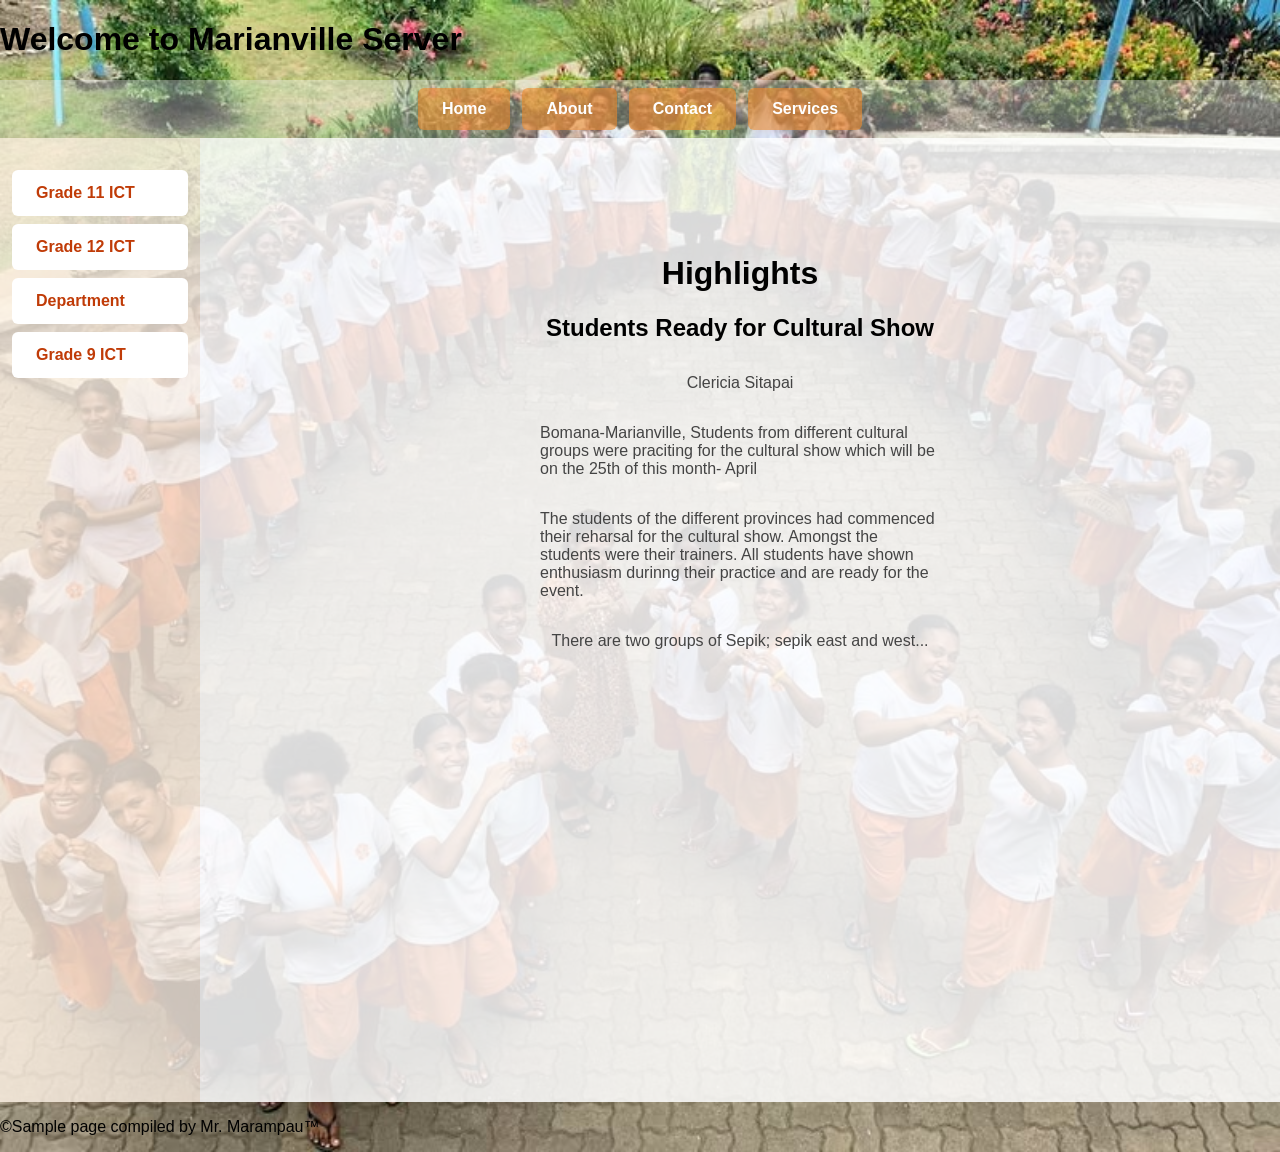
<file: index.html>
<!DOCTYPE html>
<html lang="en">
<head>
    <meta charset="UTF-8">
    <meta name="viewport" content="width=device-width, initial-scale=1.0">
    <title>Marianville Secondary School</title>
    <style>
        body {
            margin: 0;
            font-family: Arial, sans-serif;
            display: flex;
            flex-direction: column;
            min-height: 100vh;
        }

 .container {
            max-width: 1100px;
            margin: 2rem auto;
            padding: 0 1.5rem;
            display: flex;
            flex-wrap: wrap;
            gap: 2rem;
            justify-content: center;
        }
        .card {
            background: var(--card-bg);
            backgrouund-color: orange;
            border-radius: 1rem;
            box-shadow: 5px;
            padding: 2rem;
            flex: 1 1 320px;
            min-width: 320px;
            max-width: 400px;
            transition: transform 0.2s, box-shadow 0.2s;
            display: flex;
            flex-direction: column;
            align-items: center;
        }
        .card:hover {
            transform: translateY(-8px) scale(1.03);
            box-shadow: 0 8px 32px rgba(30,136,229,0.16);
        }
        .card h2 {
            margin: 0 0 1rem 0;
            color: var(--primary);
            font-size: 1.5rem;
            font-weight: 700;
        }
        .card p {
            font-size: 1rem;
            color: #444;
            text-align: left;
        }
        .topics {
            margin: 2rem auto 0 auto;
            max-width: 900px;
            background: #e3f2fd;
            border-radius: 1rem;
            padding: 2rem;
            box-shadow: var(--shadow);
        }
        .topics h3 {
            margin-top: 0;
            color: var(--accent);
            font-size: 1.3rem;
            font-weight: 700;
        }
        .topics ul {
            columns: 2;
            column-gap: 2rem;
            padding-left: 1.2rem;
            margin: 1rem 0 0 0;
            font-size: 1.05rem;
        }
        .topics li {
            margin-bottom: 0.5rem;
        }
        @media (max-width: 700px) {
            .container {
                flex-direction: column;
                gap: 1.5rem;
            }
            .topics ul {
                columns: 1;
            }
        }






        
        .main-layout {
            display: flex;
            flex: 1;
        }
        header nav ul {
            list-style: none;
            padding: 0;
            margin: 0;
            display: flex;
            justify-content: center; /* Center the nav */
            background: #f2f2f25e;
        }
        header nav ul li {
            margin: 0;
        }
        header nav ul li a {
            display: inline-block;
            padding: 12px 24px;
            margin: 8px 6px;
            text-decoration: none;
            color: #fff;
            background: #ee892b9c;
            border: none;
            border-radius: 6px;
            font-weight: 600;
            box-shadow: 0 2px 6px rgba(238,137,43,0.10);
            transition: background 0.2s, color 0.2s, box-shadow 0.2s;
            cursor: pointer;
        }
        header nav ul li a:hover {
            background: #d65a29;
            color: #fff;
            box-shadow: 0 4px 12px rgba(214,90,41,0.15);
        }
        .sidebar {
            width: 200px;
            background: #fff3e6cc;
            padding: 24px 0 0 0;
            box-shadow: 2px 0 8px rgba(214,90,41,0.07);
            min-height: 100vh;
        }
        .sidebar ul {
            list-style: none;
            padding: 0;
            margin: 0;
        }
        .sidebar ul li {
            margin: 0;
        }
        .sidebar ul li a {
            display: block;
            padding: 14px 24px;
            margin: 8px 12px;
            text-decoration: none;
            color: #c03b07;
            background: #fff;
            border-radius: 6px;
            font-weight: 600;
            transition: background 0.2s, color 0.2s;
        }
        .sidebar ul li a:hover {
            background: #d65a29;
            color: #fff;
        }
        .content {
            flex: 1;
            padding: 32px;
            background: rgba(255,255,255,0.85);
            min-height: 100vh;
        }
        @media (max-width: 900px) {
            .main-layout {
                flex-direction: column;
            }
            .sidebar {
                width: 100%;
                min-height: unset;
                box-shadow: none;
                padding: 0;
            }
            .content {
                padding: 16px;
            }
        }
    </style>
</head>
<body>
    <h1>Welcome to Marianville Server</h1>
    

    <style>
        body {
            background-image: url('img/mville2.png');
            background-size: cover;
            background-repeat: no-repeat;
            background-position: center center;
        }
    </style>

    <header> 
        <nav>
            <ul>
                <li><a href="index.html">Home</a></li>
                <li><a href="about.html">About</a></li>
                <li><a href="contact.html">Contact</a></li>
                <li><a href="services.html">Services</a></li>
            </ul>
        </nav>
    </header>

    <div class="main-layout">
        <aside class="sidebar">
            <ul>
                <li><a href="exercises.html">Grade 11 ICT</a></li>
                <li><a href="Grade12.html">Grade 12 ICT</a></li>
                <li><a href="departments/mathematics.html">Department</a></li>
                <li><a href="Grade9.html">Grade 9 ICT</a></li>
            </ul>
        </aside>
        <main class="content">
            <div class = "container">
                <div class ="card">
                    <h1>Highlights</h1>
                    <h2>Students Ready for Cultural Show</h2>
                    <p style="text-align:left;">Clericia Sitapai</p>
                    <p>Bomana-Marianville, Students from different cultural groups were praciting
                    for the cultural show which will be on the 25th of this month- April</p>

                    <p>The students of the different provinces had commenced their reharsal for the cultural show. Amongst 
                    the students were their trainers. All students have shown enthusiasm durinng their practice and are 
                    ready for the event. </p>

                    <p>There are two groups of Sepik; sepik east and west...</p>
                </div>



            </div>
        </main>
    </div>
    <footer>
        <p>&copy;Sample page compiled by Mr. Marampau&trade;</p>
    </footer>
</body>
</html>
</file>
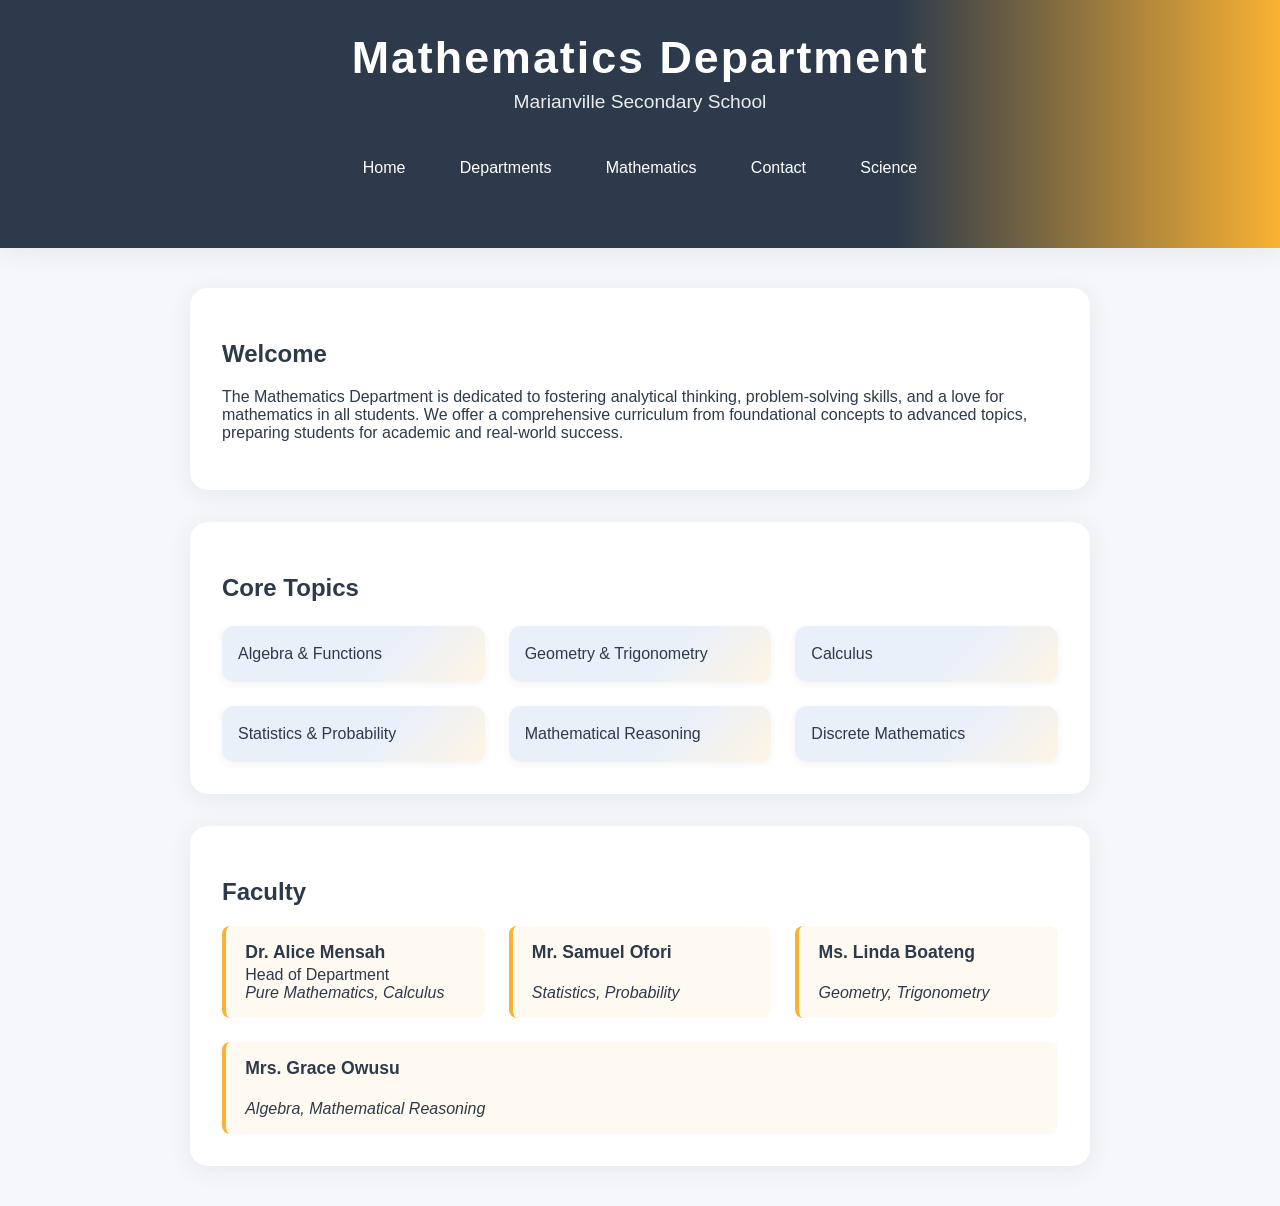
<file: departments/mathematics.html>
<!DOCTYPE html>
<html lang="en">
<head>
    <meta charset="UTF-8">
    <title>Mathematics Department | Marianville Secondary School</title>
    <meta name="viewport" content="width=device-width, initial-scale=1.0">
    <style>
        :root {
            --primary: #2d3a4b;
            --accent: #f9b233;
            --bg: #f5f7fa;
            --card-bg: #fff;
            --shadow: 0 4px 24px rgba(45,58,75,0.08);
        }
        body {
            margin: 0;
            font-family: 'Segoe UI', Arial, sans-serif;
            background: var(--bg);
            color: var(--primary);
        }
        header {
            background: linear-gradient(90deg, var(--primary) 70%, var(--accent) 100%);
            color: #fff;
            padding: 2rem 0 1.5rem 0;
            text-align: center;
            box-shadow: var(--shadow);
            
        }
        header h1 {
            margin: 0;
            font-size: 2.8rem;
            letter-spacing: 2px;
        }
        header p {
            margin: 0.5rem 0 0 0;
            font-size: 1.2rem;
            opacity: 0.9;
        }
        nav {
            /*margin: 1.5rem auto 0 auto;*/
            display: flex;
            justify-content: center;
            gap: 1rem;

            max-width: 900px;
            margin: 2.5rem auto;
            padding: 0 1.5rem;
        }
        nav a {
            color: #fff;
            text-decoration: none;
            font-weight: 500;
            padding: 0.4rem 1.2rem;
            border-radius: 20px;
            transition: background 0.2s;
        }
        nav a:hover {
            background: rgba(249,178,51,0.15);
        }
        main {
            max-width: 900px;
            margin: 2.5rem auto;
            padding: 0 1.5rem;
        }
        .card {
            background: var(--card-bg);
            border-radius: 18px;
            box-shadow: var(--shadow);
            padding: 2rem;
            margin-bottom: 2rem;
            transition: transform 0.15s;
        }
        .card:hover {
            transform: translateY(-4px) scale(1.01);
        }
        .topics-list {
            display: grid;
            grid-template-columns: repeat(auto-fit, minmax(220px, 1fr));
            gap: 1.5rem;
            margin-top: 1.5rem;
        }
        .topic {
            background: linear-gradient(135deg, #eaf0fa 60%, #f9b23322 100%);
            border-radius: 12px;
            padding: 1.2rem 1rem;
            box-shadow: 0 2px 8px rgba(45,58,75,0.06);
            font-weight: 500;
            color: var(--primary);
            transition: box-shadow 0.2s;
        }
        .topic:hover {
            box-shadow: 0 6px 20px rgba(45,58,75,0.13);
        }
        .faculty-list {
            display: flex;
            flex-wrap: wrap;
            gap: 1.5rem;
            margin-top: 1.2rem;
        }
        .faculty {
            background: #f9b23311;
            border-left: 4px solid var(--accent);
            border-radius: 8px;
            padding: 1rem 1.2rem;
            flex: 1 1 220px;
            min-width: 200px;
        }
        .faculty strong {
            display: block;
            font-size: 1.1rem;
            margin-bottom: 0.2rem;
        }
        @media (max-width: 420px) {
            header h1 { font-size: 2rem; }
            .card { padding: 1.2rem; }
        }

       
    </style>
</head>
<body>
    <header>
        <h1>Mathematics Department</h1>
        <p>Marianville Secondary School</p>
        <nav>
            <a href="../index.html">Home</a>
            <a href="../departments/english.html">Departments</a>
            <a href="#">Mathematics</a>
            <a href="../contact.html">Contact</a>
            <a href="../departments/science.html"> Science </a>
        </nav>
    </header>
    <main>
        <section class="card">
            <h2>Welcome</h2>
            <p>
                The Mathematics Department is dedicated to fostering analytical thinking, problem-solving skills, and a love for mathematics in all students. We offer a comprehensive curriculum from foundational concepts to advanced topics, preparing students for academic and real-world success.
            </p>
        </section>
        <section class="card">
            <h2>Core Topics</h2>
            <div class="topics-list">
                <div class="topic">Algebra &amp; Functions</div>
                <div class="topic">Geometry &amp; Trigonometry</div>
                <div class="topic">Calculus</div>
                <div class="topic">Statistics &amp; Probability</div>
                <div class="topic">Mathematical Reasoning</div>
                <div class="topic">Discrete Mathematics</div>
            </div>
        </section>
        <section class="card">
            <h2>Faculty</h2>
            <div class="faculty-list">
                <div class="faculty">
                    <strong>Dr. Alice Mensah</strong>
                    Head of Department<br>
                    <em>Pure Mathematics, Calculus</em>
                </div>
                <div class="faculty">
                    <strong>Mr. Samuel Ofori</strong>
                    <br>
                    <em>Statistics, Probability</em>
                </div>
                <div class="faculty">
                    <strong>Ms. Linda Boateng</strong>
                    <br>
                    <em>Geometry, Trigonometry</em>
                </div>
                <div class="faculty">
                    <strong>Mrs. Grace Owusu</strong>
                    <br>
                    <em>Algebra, Mathematical Reasoning</em>
                </div>
            </div>
        </section>
    </main>
</body>
</html>
</file>
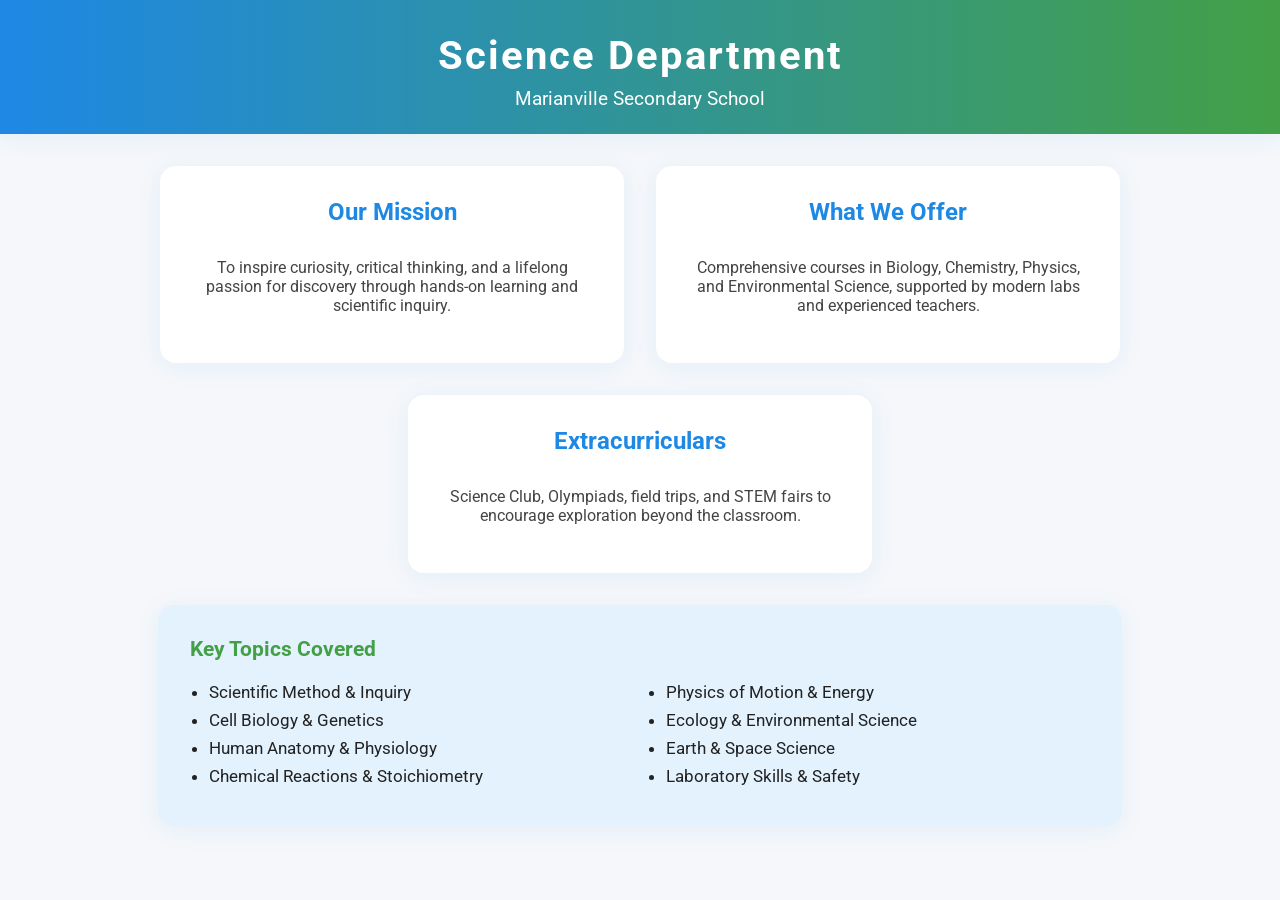
<file: departments/science.html>
<!DOCTYPE html>
<html lang="en">
<head>
    <meta charset="UTF-8">
    <meta name="viewport" content="width=device-width,initial-scale=1.0">
    <title>Science Department | Marianville Secondary School</title>
    <link href="https://fonts.googleapis.com/css?family=Roboto:400,700&display=swap" rel="stylesheet">
    <style>
        :root {
            --primary: #1e88e5;
            --accent: #43a047;
            --bg: #f5f7fa;
            --card-bg: #fff;
            --shadow: 0 4px 24px rgba(30,136,229,0.08);
        }
        body {
            margin: 0;
            font-family: 'Roboto', sans-serif;
            background: var(--bg);
            color: #222;
        }
        header {
            background: linear-gradient(90deg, var(--primary), var(--accent));
            color: #fff;
            padding: 2rem 0 1.5rem 0;
            text-align: center;
            box-shadow: var(--shadow);
        }
        header h1 {
            margin: 0;
            font-size: 2.5rem;
            letter-spacing: 2px;
            font-weight: 700;
        }
        header p {
            margin: 0.5rem 0 0 0;
            font-size: 1.2rem;
            font-weight: 400;
        }
        .container {
            max-width: 1100px;
            margin: 2rem auto;
            padding: 0 1.5rem;
            display: flex;
            flex-wrap: wrap;
            gap: 2rem;
            justify-content: center;
        }
        .card {
            background: var(--card-bg);
            border-radius: 1rem;
            box-shadow: var(--shadow);
            padding: 2rem;
            flex: 1 1 320px;
            min-width: 320px;
            max-width: 400px;
            transition: transform 0.2s, box-shadow 0.2s;
            display: flex;
            flex-direction: column;
            align-items: center;
        }
        .card:hover {
            transform: translateY(-8px) scale(1.03);
            box-shadow: 0 8px 32px rgba(30,136,229,0.16);
        }
        .card h2 {
            margin: 0 0 1rem 0;
            color: var(--primary);
            font-size: 1.5rem;
            font-weight: 700;
        }
        .card p {
            font-size: 1rem;
            color: #444;
            text-align: center;
        }
        .topics {
            margin: 2rem auto 0 auto;
            max-width: 900px;
            background: #e3f2fd;
            border-radius: 1rem;
            padding: 2rem;
            box-shadow: var(--shadow);
        }
        .topics h3 {
            margin-top: 0;
            color: var(--accent);
            font-size: 1.3rem;
            font-weight: 700;
        }
        .topics ul {
            columns: 2;
            column-gap: 2rem;
            padding-left: 1.2rem;
            margin: 1rem 0 0 0;
            font-size: 1.05rem;
        }
        .topics li {
            margin-bottom: 0.5rem;
        }
        @media (max-width: 700px) {
            .container {
                flex-direction: column;
                gap: 1.5rem;
            }
            .topics ul {
                columns: 1;
            }
        }
    </style>
</head>
<body>
    <header>
        <h1>Science Department</h1>
        <p>Marianville Secondary School</p>
    </header>
    <div class="container">
        <div class="card">
            <h2>Our Mission</h2>
            <p>
                To inspire curiosity, critical thinking, and a lifelong passion for discovery through hands-on learning and scientific inquiry.
            </p>
        </div>
        <div class="card">
            <h2>What We Offer</h2>
            <p>
                Comprehensive courses in Biology, Chemistry, Physics, and Environmental Science, supported by modern labs and experienced teachers.
            </p>
        </div>
        <div class="card">
            <h2>Extracurriculars</h2>
            <p>
                Science Club, Olympiads, field trips, and STEM fairs to encourage exploration beyond the classroom.
            </p>
        </div>
    </div>
    <section class="topics">
        <h3>Key Topics Covered</h3>
        <ul>
            <li>Scientific Method &amp; Inquiry</li>
            <li>Cell Biology &amp; Genetics</li>
            <li>Human Anatomy &amp; Physiology</li>
            <li>Chemical Reactions &amp; Stoichiometry</li>
            <li>Physics of Motion &amp; Energy</li>
            <li>Ecology &amp; Environmental Science</li>
            <li>Earth &amp; Space Science</li>
            <li>Laboratory Skills &amp; Safety</li>
        </ul>
    </section>
</body>
</html>
</file>
